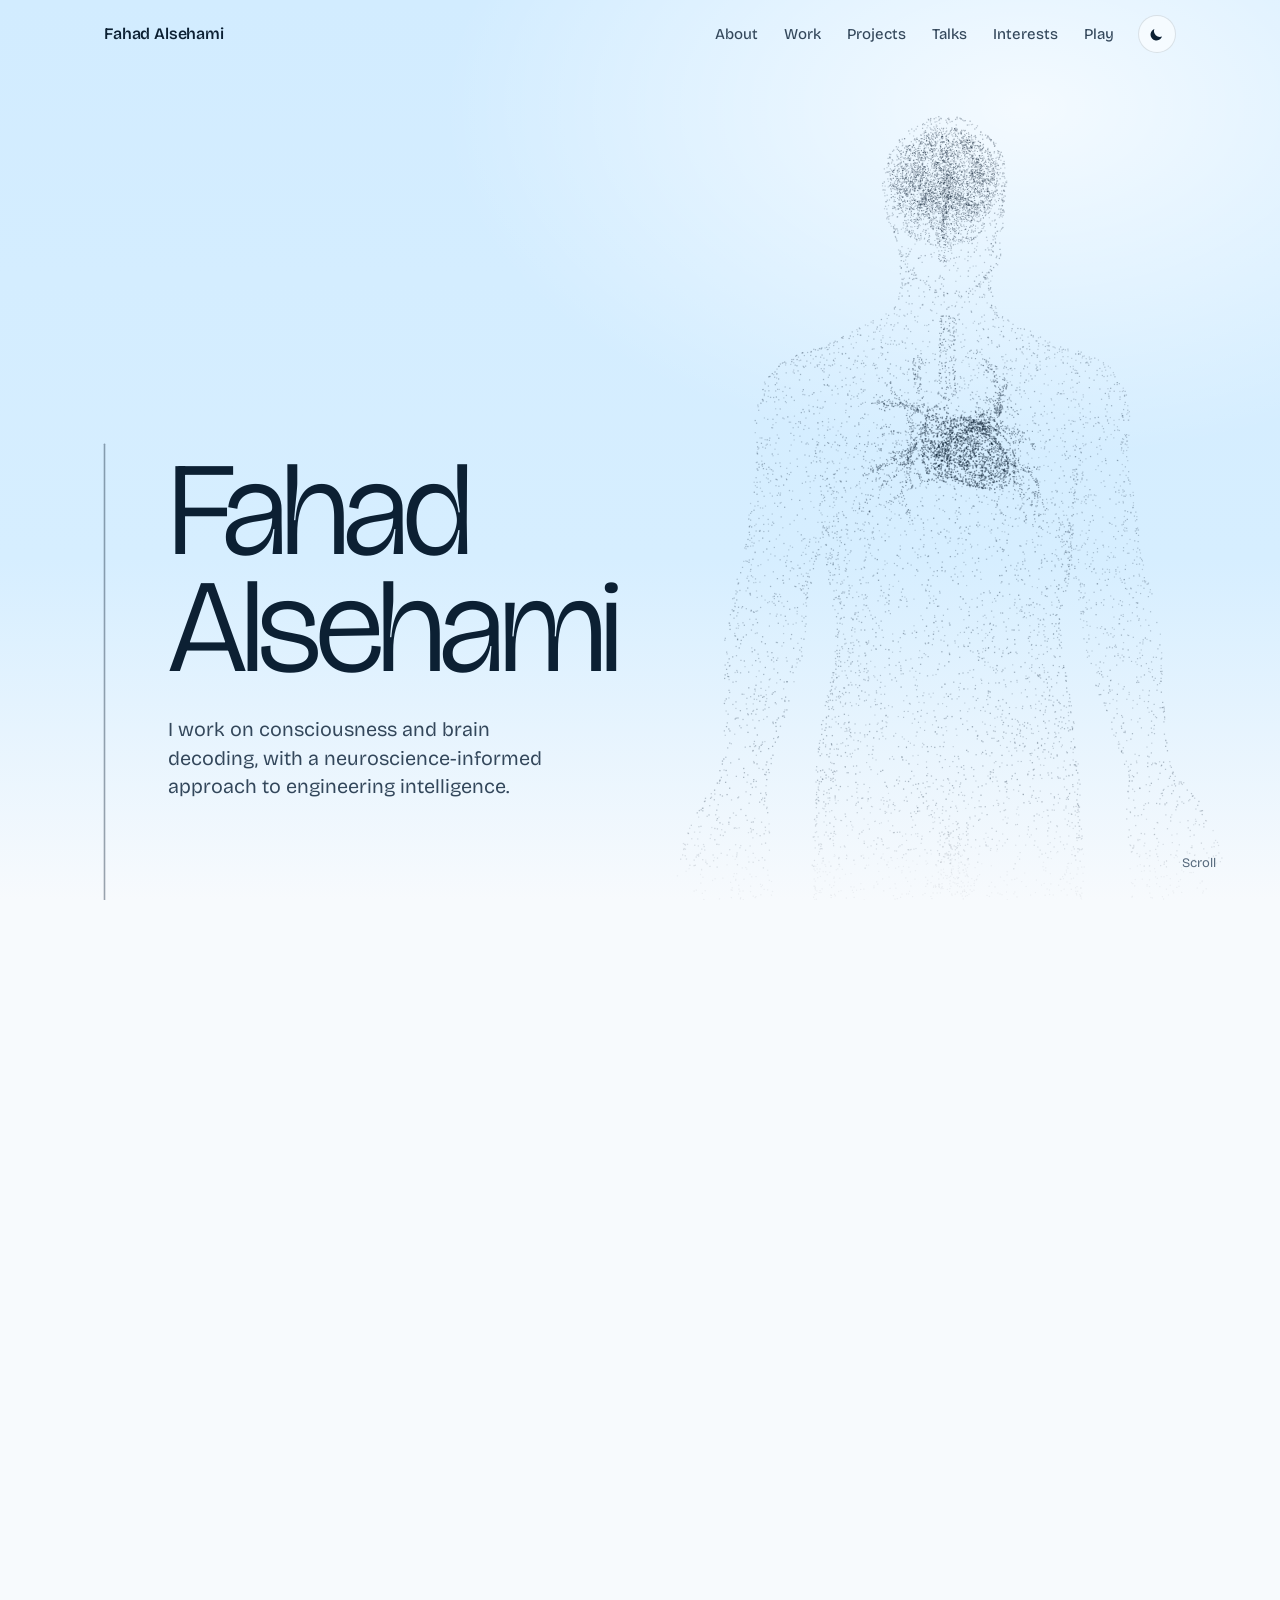
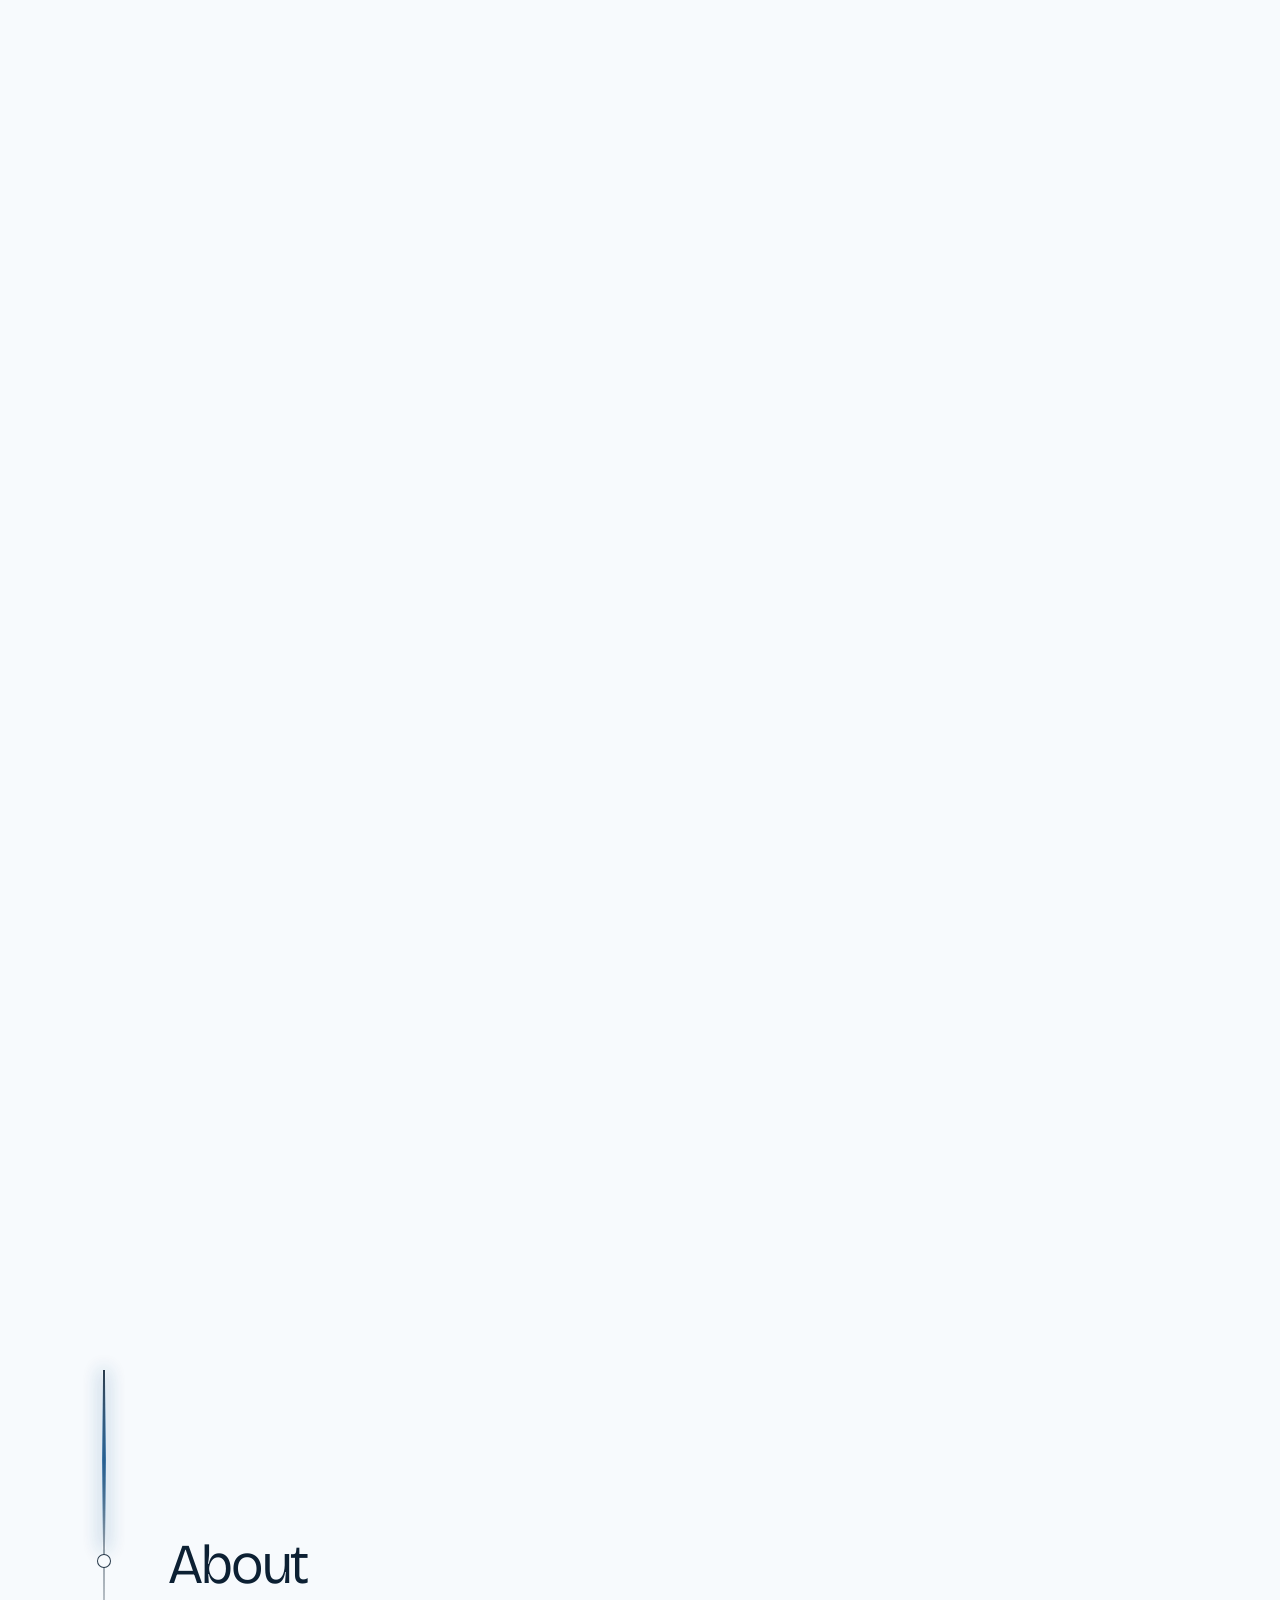
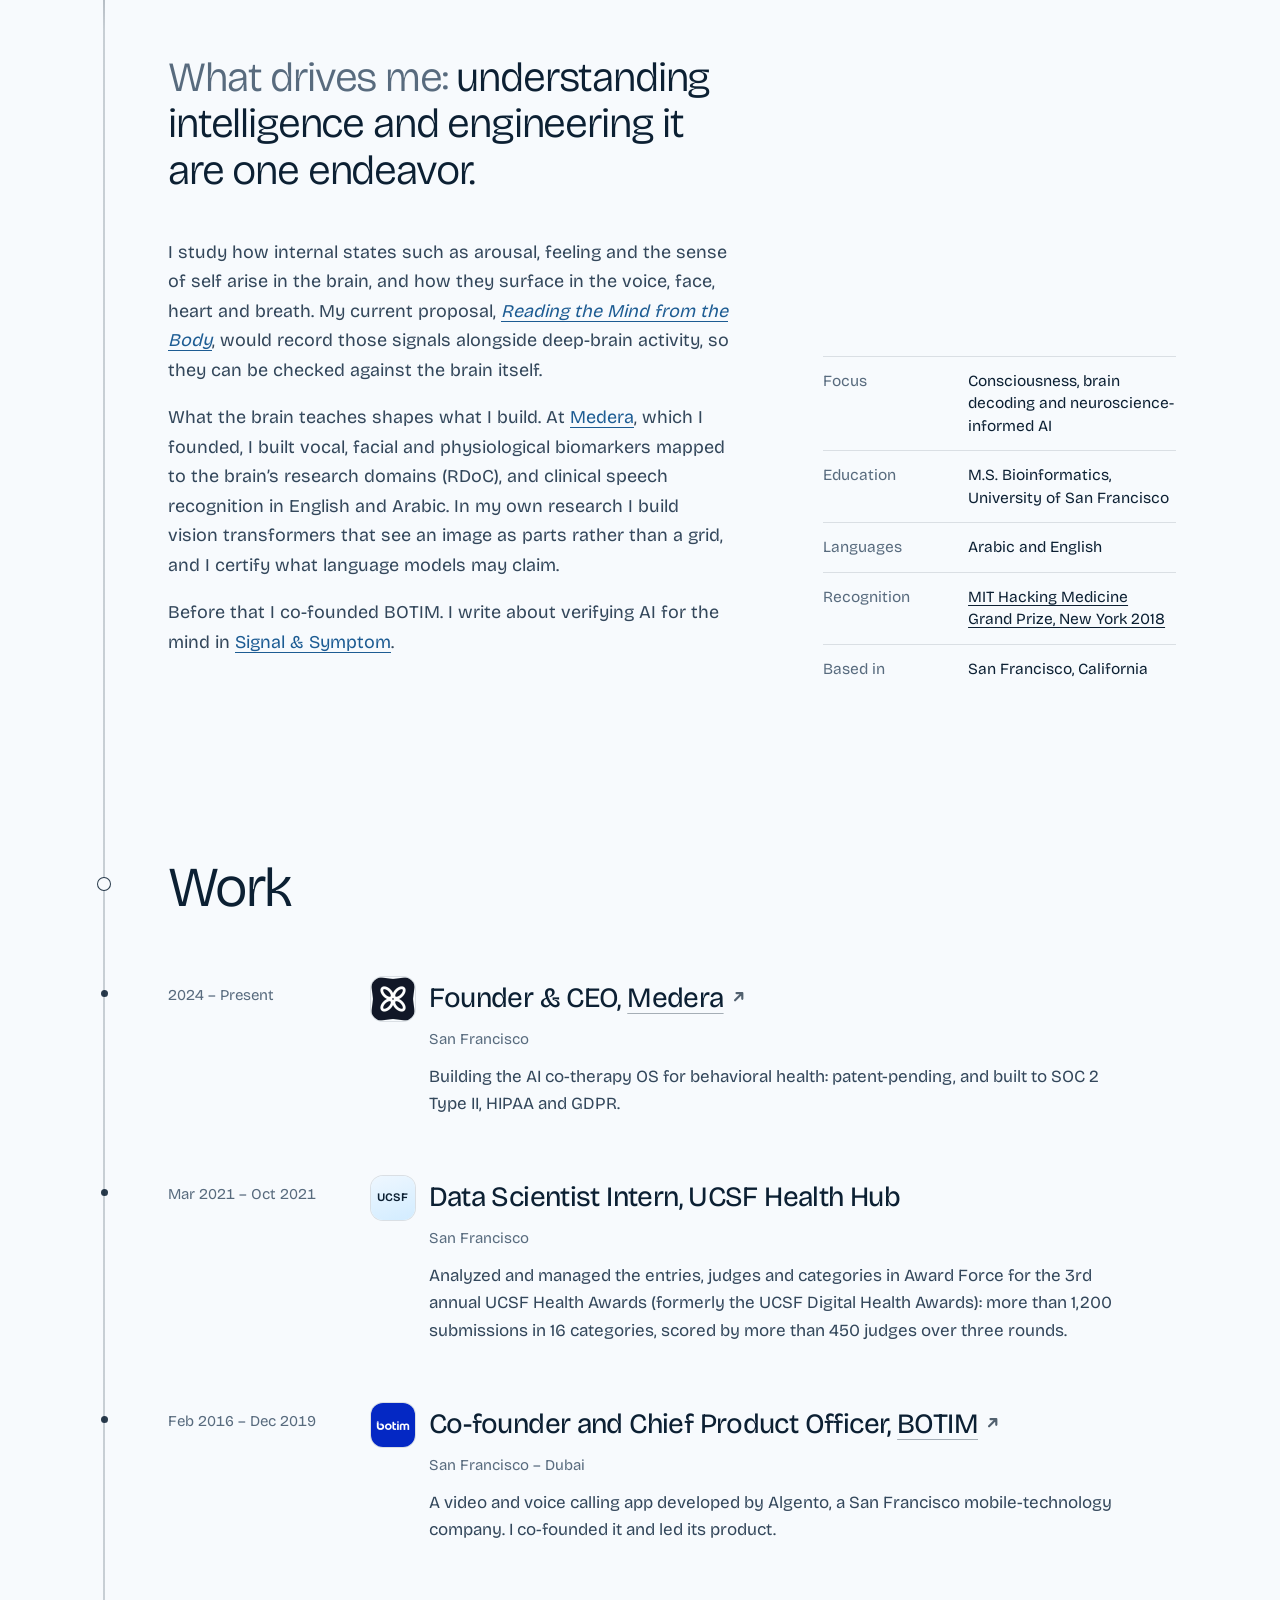
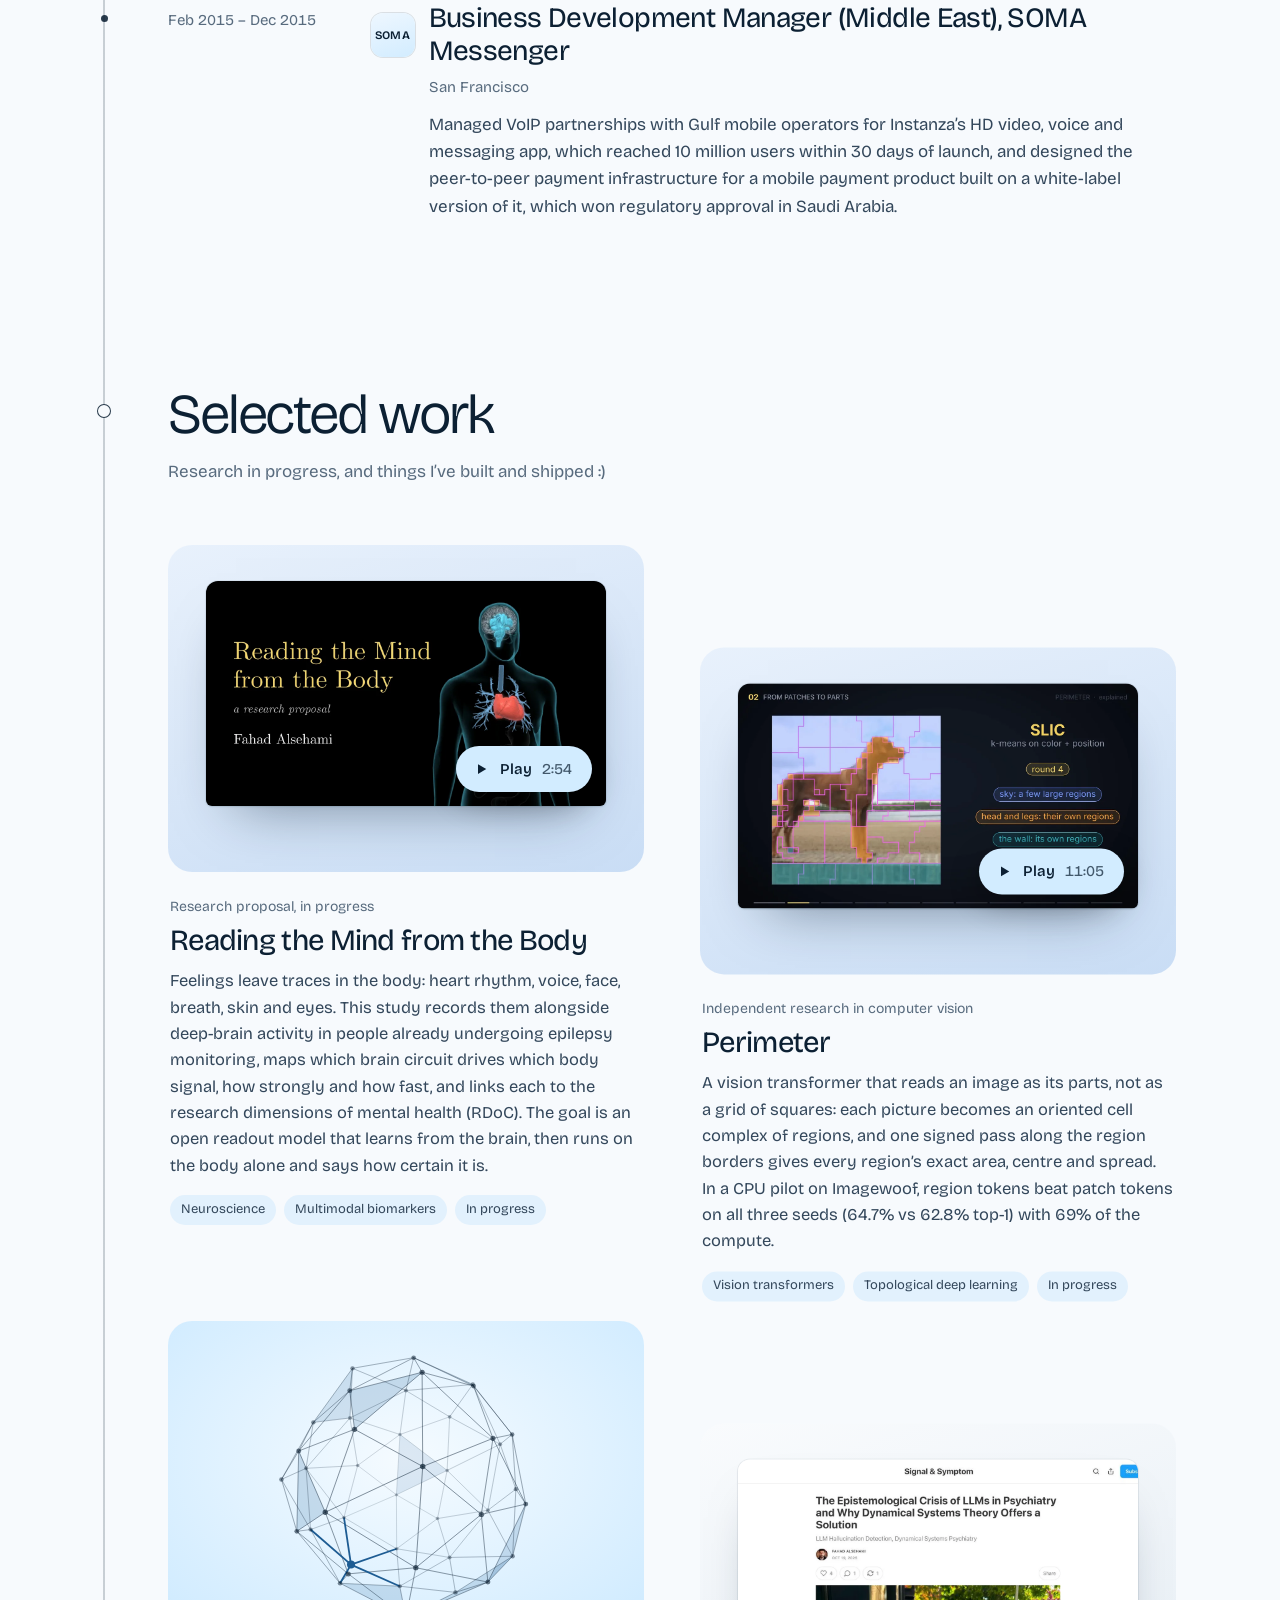
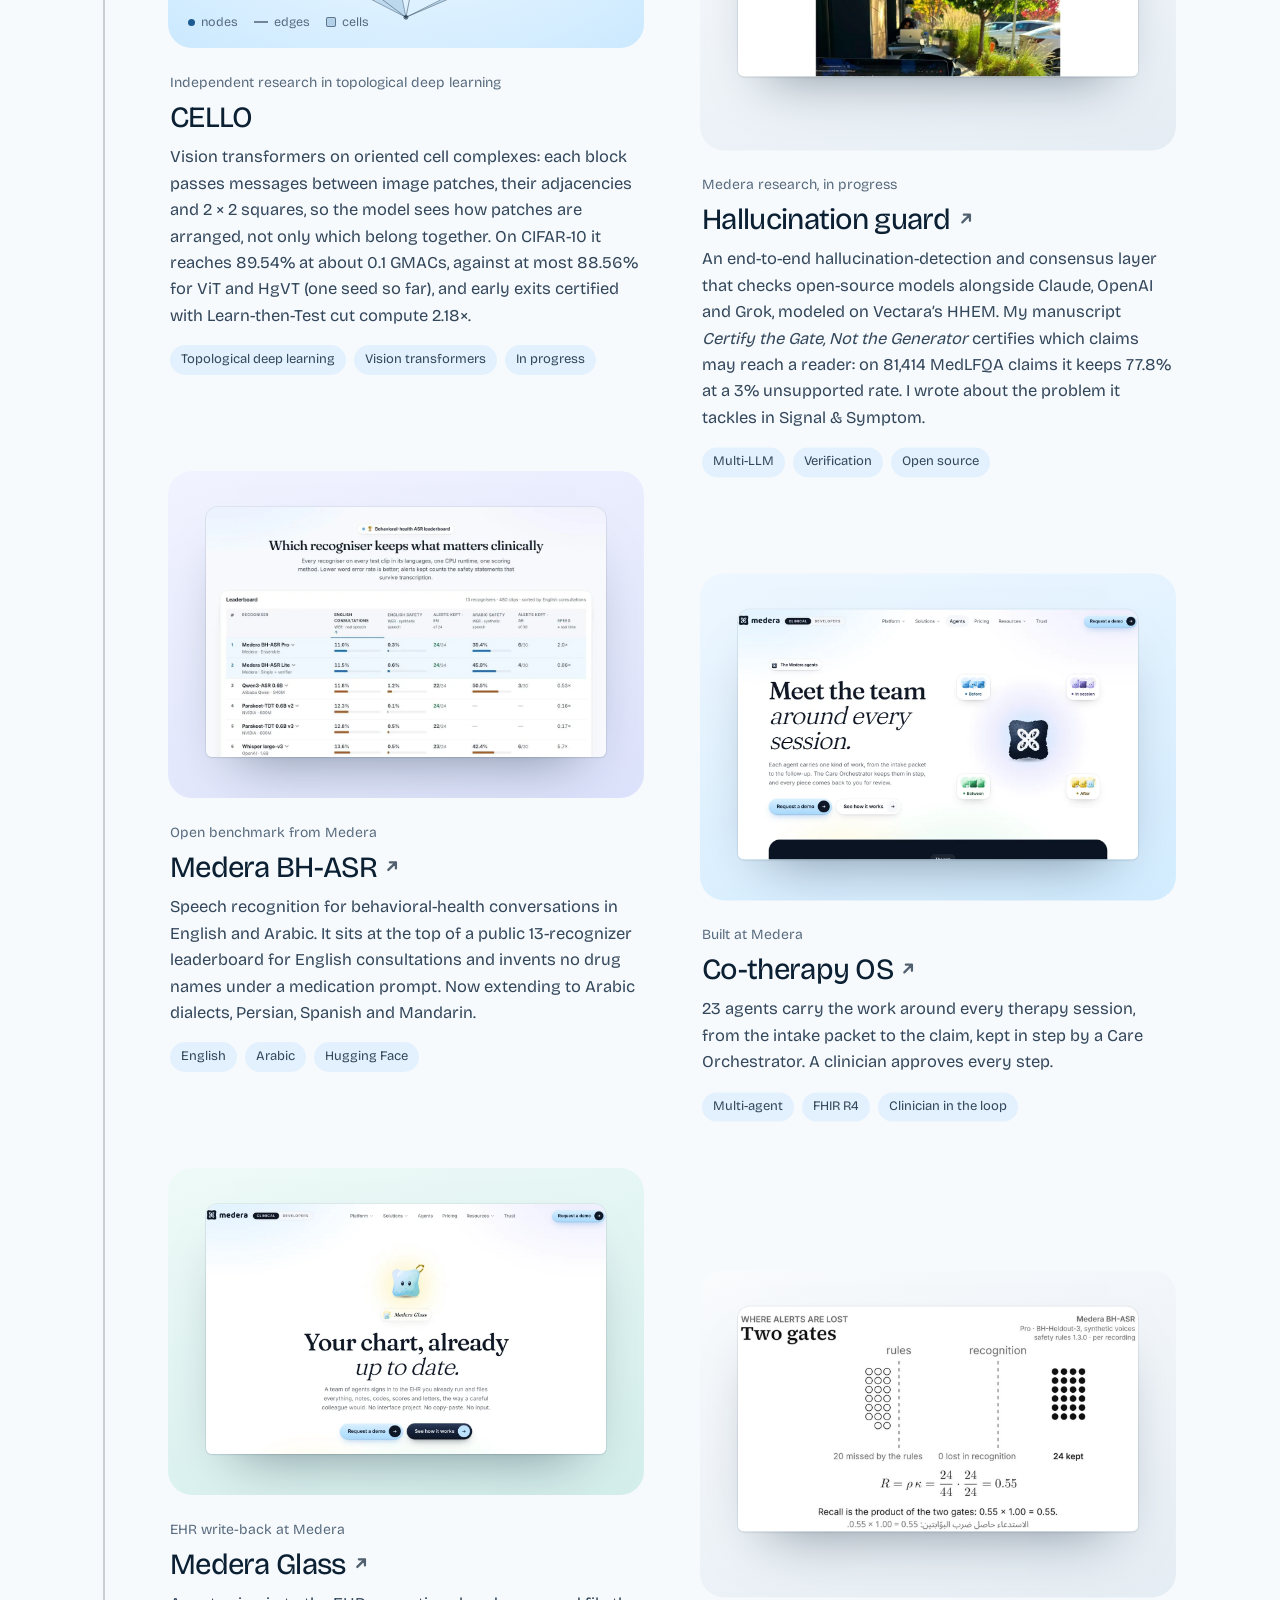
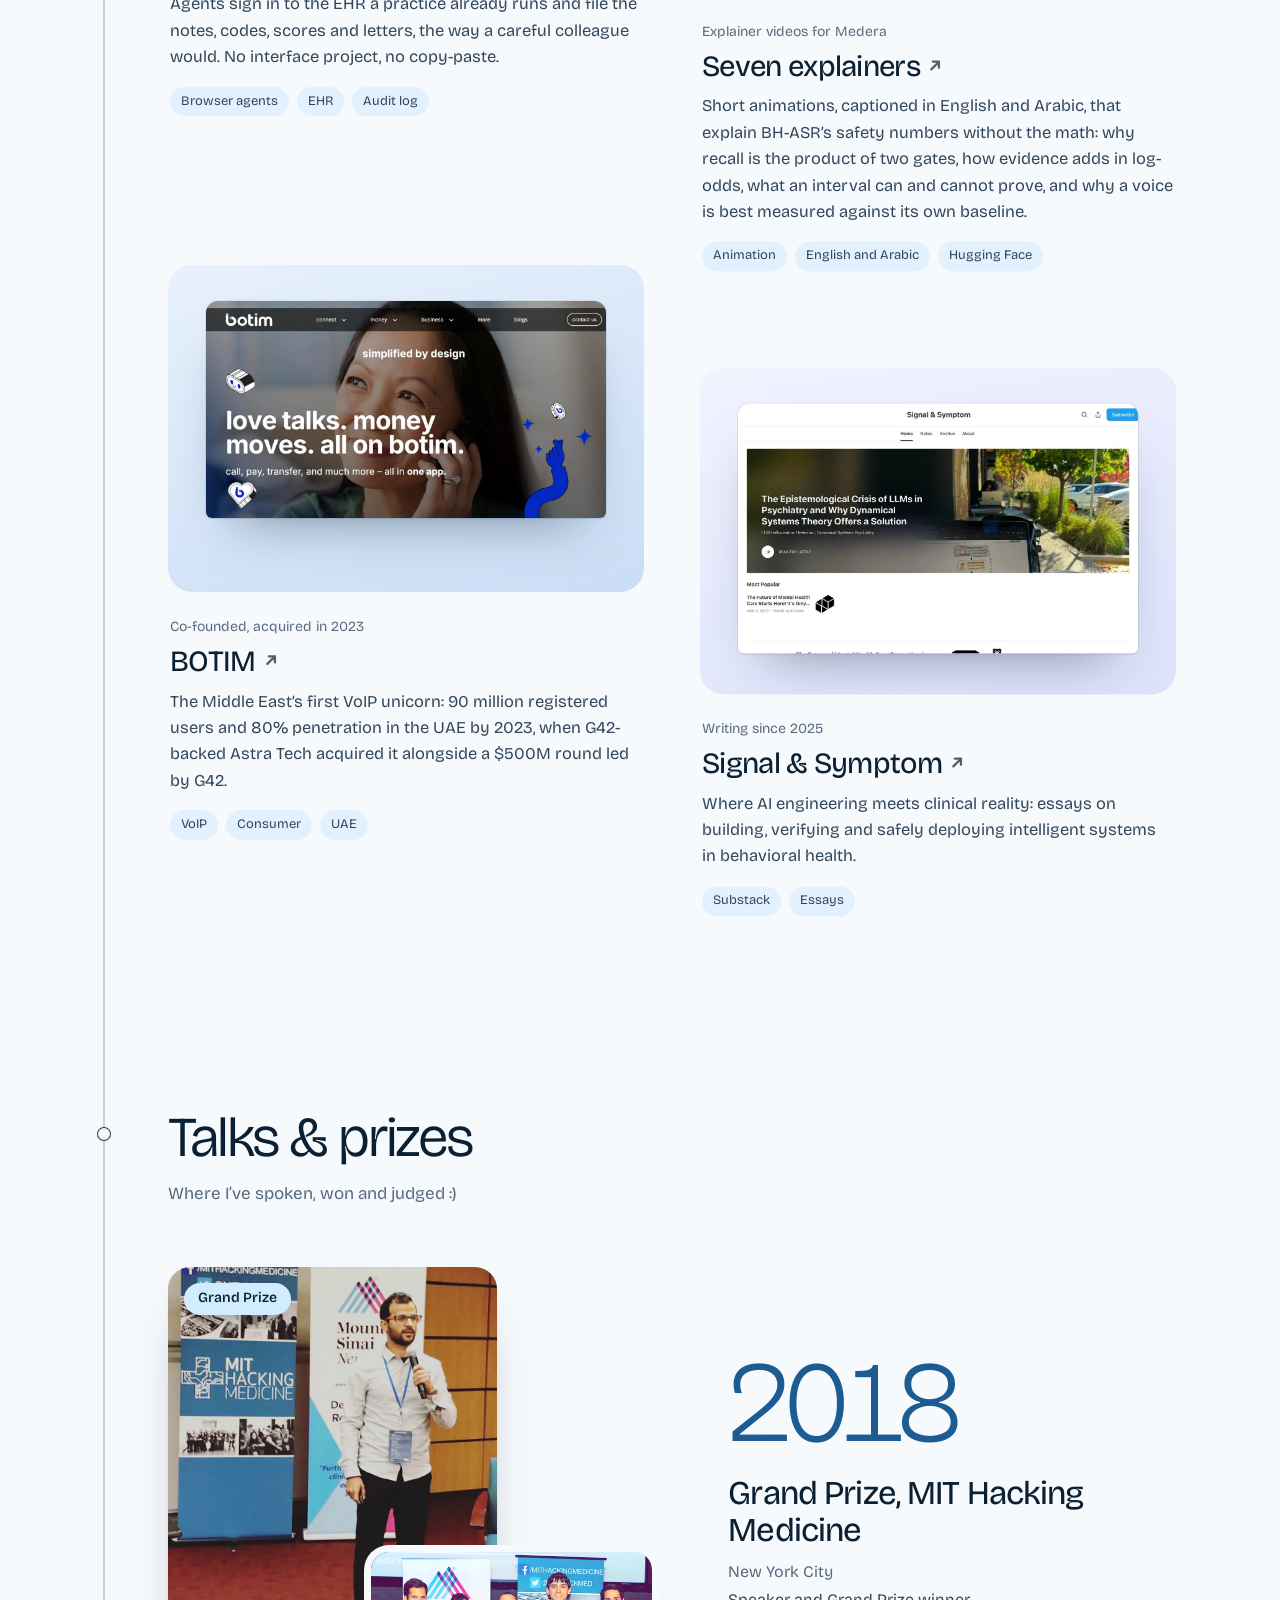
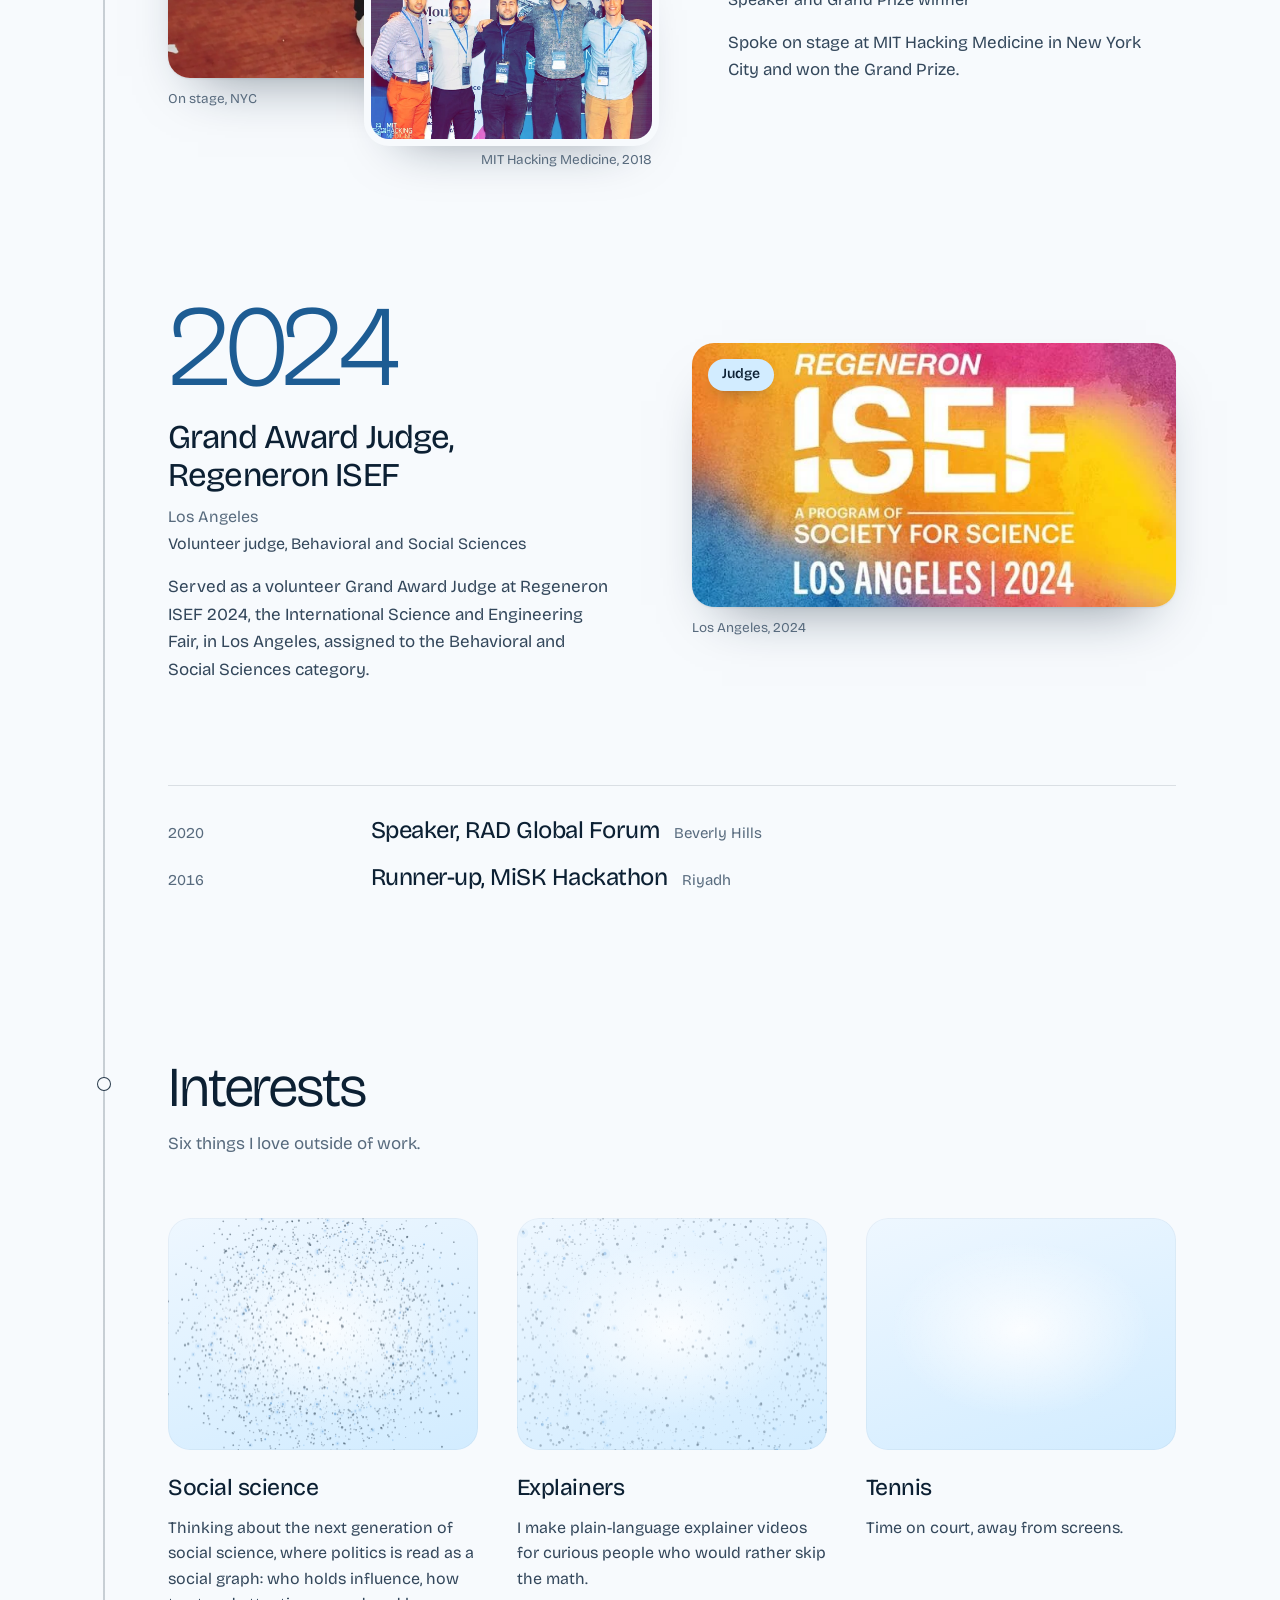
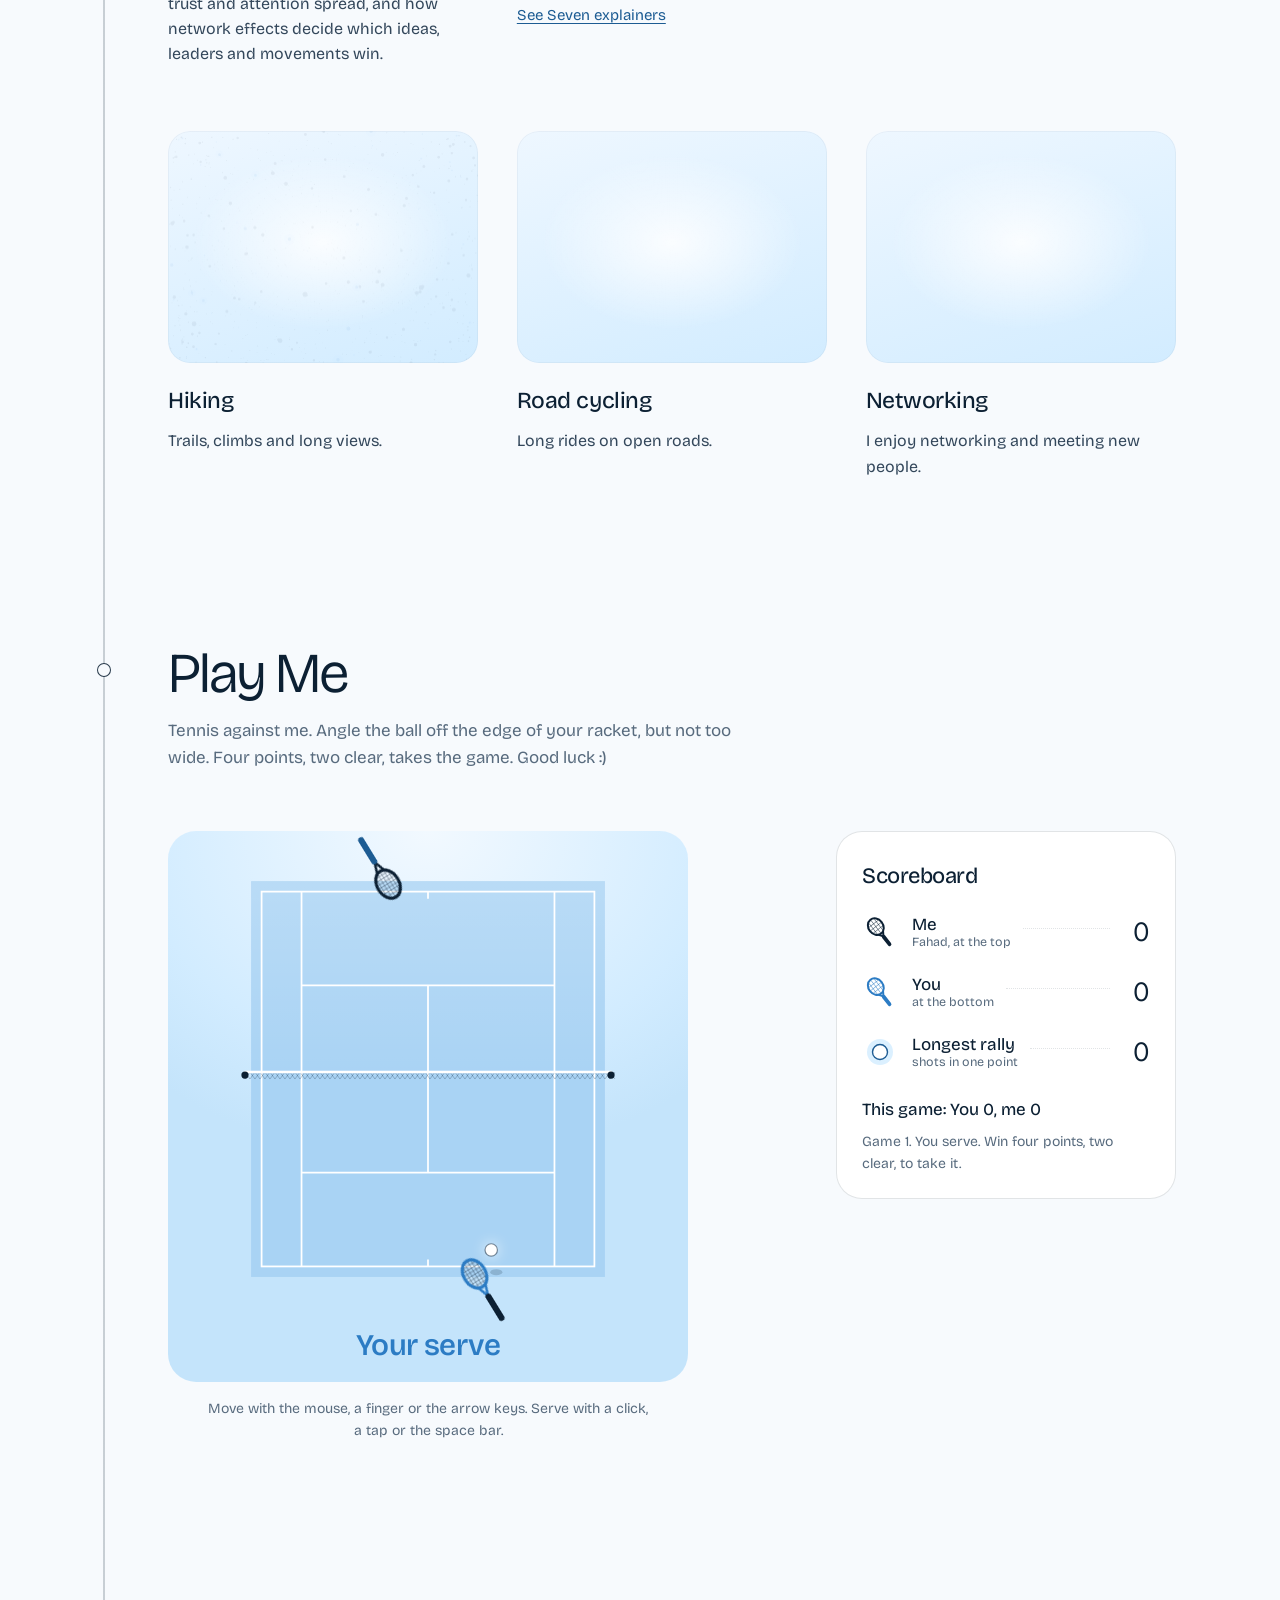
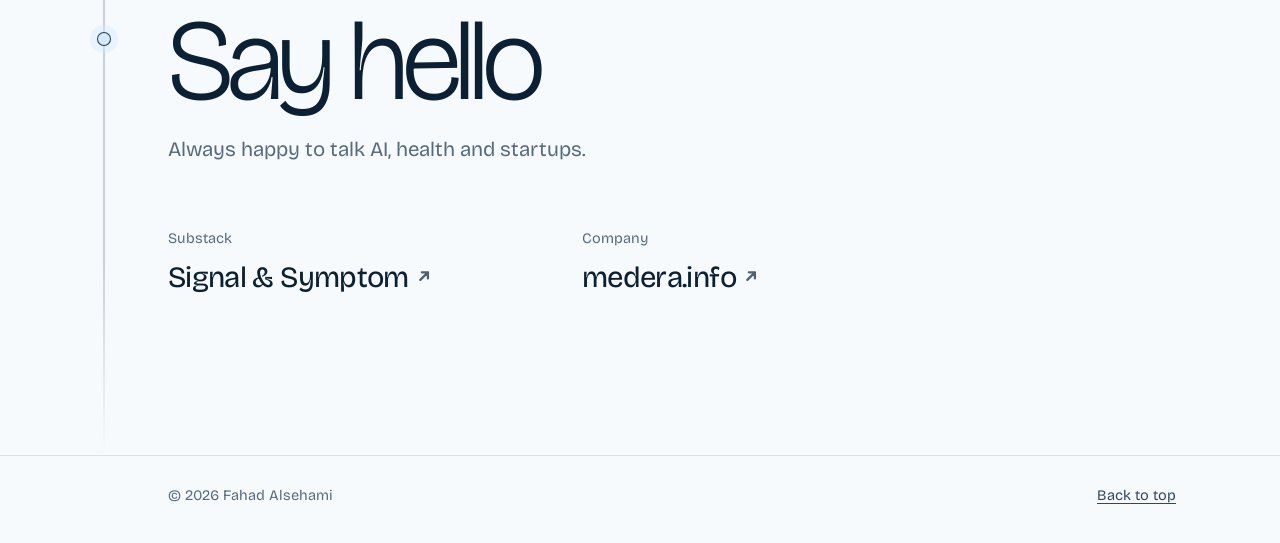
<file: index.html>
<!doctype html>
<html lang="en" data-theme="light">
<head>
  <meta charset="utf-8">
  <meta name="viewport" content="width=device-width, initial-scale=1, viewport-fit=cover">
  <title>Fahad Alsehami</title>
  <meta name="description" content="Fahad Alsehami works on consciousness and brain decoding, with a neuroscience-informed approach to engineering intelligence. He founded Medera and co-founded BOTIM.">
  <meta name="author" content="Fahad Alsehami">
  <meta name="color-scheme" content="light dark">
  <meta name="theme-color" content="#D2ECFF" media="(prefers-color-scheme: light)">
  <meta name="theme-color" content="#08131F" media="(prefers-color-scheme: dark)">
  <link rel="canonical" href="https://fahadama.info/">

  <!-- Sharing previews. Link previews need full URLs, so these name the live domain. -->
  <meta property="og:type" content="profile">
  <meta property="og:url" content="https://fahadama.info/">
  <meta property="og:title" content="Fahad Alsehami">
  <meta property="og:description" content="Consciousness, brain decoding and neuroscience-informed AI. Founder of Medera, co-founder of BOTIM.">
  <meta property="og:image" content="https://fahadama.info/assets/img/og-image.png">
  <meta property="og:image:width" content="1200">
  <meta property="og:image:height" content="630">
  <meta name="twitter:card" content="summary_large_image">

  <link rel="icon" href="assets/img/favicon.svg" type="image/svg+xml">
  <link rel="icon" href="assets/img/favicon-32.png" sizes="32x32" type="image/png">
  <link rel="apple-touch-icon" href="assets/img/apple-touch-icon.png">
  <link rel="manifest" href="site.webmanifest">
  <link rel="preload" href="assets/fonts/bricolage-grotesque.woff2" as="font" type="font/woff2" crossorigin>

  <!-- Pick the theme before first paint so nothing flashes: a saved choice wins, otherwise the device setting. -->
  <script>
    (function () {
      var t = null;
      try { t = localStorage.getItem("theme"); } catch (e) {}
      if (t !== "light" && t !== "dark") t = window.matchMedia && matchMedia("(prefers-color-scheme: dark)").matches ? "dark" : "light";
      document.documentElement.setAttribute("data-theme", t);
      document.documentElement.classList.add("js");
    })();
  </script>
  <link rel="stylesheet" href="assets/css/site.css">
</head>
<body>
  <a class="skip" href="#main">Skip to content</a>

  <header class="bar" id="bar">
    <div class="bar-inner">
      <a class="wordmark" href="#top" data-slot="wordmark">Fahad Alsehami</a>
      <nav class="nav" id="nav" aria-label="Sections">
        <ul class="nav-list" data-slot="nav"></ul>
      </nav>
      <div class="bar-tools">
        <button class="theme-toggle" type="button" aria-label="Switch to dark theme">
          <svg class="icon-moon" viewBox="0 0 20 20" aria-hidden="true"><path d="M15.6 12.9A6.6 6.6 0 0 1 7.1 4.4a6.6 6.6 0 1 0 8.5 8.5Z"/></svg>
          <svg class="icon-sun" viewBox="0 0 20 20" aria-hidden="true"><circle cx="10" cy="10" r="3.4"/><path d="M10 1.8v2.1M10 16.1v2.1M1.8 10h2.1M16.1 10h2.1M4.2 4.2l1.5 1.5M14.3 14.3l1.5 1.5M4.2 15.8l1.5-1.5M14.3 5.7l1.5-1.5"/></svg>
        </button>
        <button class="menu-toggle" type="button" aria-expanded="false" aria-controls="nav">
          <span class="menu-label">Menu</span>
          <span class="menu-icon" aria-hidden="true"><i></i><i></i></span>
        </button>
      </div>
    </div>
  </header>

  <!-- Hero: a body and its brain, drawn as points. Scrolling reads the body one signal at a time;
       the traces fuse into the thread that runs down the page, and the brain becomes the portrait in About. -->
  <section class="hero" id="top" aria-labelledby="hero-name">
    <div class="hero-stage">
      <canvas class="signals" aria-hidden="true"></canvas>
      <div class="hero-copy">
        <h1 class="hero-name" id="hero-name" data-slot="name">Fahad Alsehami</h1>
        <p class="hero-intro" data-slot="intro">I work on consciousness and brain decoding, with a neuroscience-informed approach to engineering intelligence.</p>
      </div>
      <p class="hero-hint" data-slot="hint" aria-hidden="true"></p>
    </div>
  </section>

  <main id="main" class="story" tabindex="-1">
    <div class="wrap">
      <div class="thread" aria-hidden="true"><span class="thread-glow"></span><span class="thread-pulse"></span></div>

      <section class="chapter" id="about" aria-labelledby="about-title" data-slot="about"></section>
      <section class="chapter" id="experience" aria-labelledby="experience-title" data-slot="experience"></section>
      <section class="chapter" id="projects" aria-labelledby="projects-title" data-slot="projects"></section>
      <section class="chapter" id="talks" aria-labelledby="talks-title" data-slot="talks"></section>
      <section class="chapter" id="interests" aria-labelledby="interests-title" data-slot="interests"></section>
      <section class="chapter" id="play" aria-labelledby="play-title" data-slot="play"></section>
      <section class="chapter chapter-contact" id="contact" aria-labelledby="contact-title" data-slot="contact"></section>
    </div>
  </main>

  <footer class="foot">
    <div class="wrap foot-inner">
      <p class="foot-name">© <span data-slot="year">2026</span> Fahad Alsehami</p>
      <a class="foot-top" href="#top">Back to top</a>
    </div>
  </footer>

  <p class="sr-only sr-status" role="status" aria-live="polite"></p>

  <noscript>
    <div class="noscript">
      <p>Fahad Alsehami works on consciousness and brain decoding, with a neuroscience-informed approach to engineering intelligence. He founded <a href="https://www.medera.info">Medera</a>, co-founded BOTIM and writes <a href="https://alsehami.substack.com">Signal &amp; Symptom</a>.</p>
    </div>
  </noscript>

  <script src="content/site.js"></script>
  <script src="assets/js/anatomy-data.js" defer></script>
  <script src="assets/js/signals.js"></script>
  <script src="assets/js/complex.js"></script>
  <script src="assets/js/figures.js"></script>
  <script src="assets/js/play.js"></script>
  <script src="assets/js/site.js"></script>
</body>
</html>
</file>
<file: assets/css/site.css>
/* ==========================================================================
   Fahad Alsehami — styles
   One typeface (Bricolage Grotesque), one signature colour (sky #D2ECFF),
   and one bold idea: five signals that fuse into a thread down the page.
   Light tokens under :root, dark under [data-theme="dark"].
   ========================================================================== */

/* ---------- Font (self-hosted, SIL Open Font License) ---------- */
@font-face {
  font-family: "Bricolage Grotesque";
  src: url("../fonts/bricolage-grotesque.woff2") format("woff2-variations"), url("../fonts/bricolage-grotesque.woff2") format("woff2");
  font-weight: 200 800;
  font-style: normal;
  font-display: swap;
}

/* ---------- Tokens ---------- */
:root {
  --sky: #D2ECFF;          /* the signature */
  --sky-hi: #EAF6FF;
  --sky-lo: #BCDFF9;
  --ink: #0C2033;          /* text and traces: deep blue, not black */
  --ink-2: #33475B;
  --slate: #586B7E;
  --tide: #1D5C93;         /* links and lit details on light ground */
  --paper: #F7FAFD;
  --surface: #FFFFFF;
  --line: rgba(12, 32, 51, 0.12);
  --thread: rgba(12, 32, 51, 0.2);
  --tag: #E2F1FD;
  --mat: linear-gradient(162deg, #EEF7FF 0%, #D2ECFF 100%);
  --shadow-img: 0 1px 2px rgba(12, 32, 51, 0.08), 0 28px 54px -30px rgba(12, 32, 51, 0.5);
  --focus: #1D5C93;
  --hero-bg:
    radial-gradient(70% 60% at 80% 12%, rgba(255, 255, 255, 0.75) 0%, rgba(255, 255, 255, 0) 65%),
    linear-gradient(180deg, #D2ECFF 0%, #D6EEFF 62%, #F7FAFD 100%);

  --sig-ink: rgba(12, 32, 51, 0.62);
  --sig-strong: rgba(12, 32, 51, 0.88);
  --sig-glow: rgba(255, 255, 255, 0.85);
  --sig-label: rgba(12, 32, 51, 0.56);
  --sig-halo: rgba(228, 243, 255, 0.92);
  --sig-light: rgba(255, 255, 255, 0.7);
  --sig-pulse: #FFFFFF;
  --sig-core: #1D5C93;
  --pulse-core: #1D5C93;
  --pulse-halo: rgba(29, 92, 147, 0.26);
  --sig-font: "Bricolage Grotesque", ui-sans-serif, system-ui, sans-serif;
  --cx-ink: rgba(12, 32, 51, 0.5);
  --cx-cell: rgba(29, 92, 147, 0.2);
  --cx-hub: #1D5C93;
  --cx-node: rgba(12, 32, 51, 0.72);

  --font: "Bricolage Grotesque", ui-sans-serif, system-ui, -apple-system, "Segoe UI", Roboto, sans-serif;
  --gutter: clamp(20px, 5vw, 64px);
  --indent: 64px;
  --max: 1200px;
  --ease: cubic-bezier(0.2, 0.7, 0.2, 1);
  color-scheme: light;
}
:root[data-theme="dark"] {
  --ink: #E6F1FB;
  --ink-2: #B9CBDC;
  --slate: #8CA3B9;
  --tide: #D2ECFF;
  --paper: #07121D;
  --surface: #0D1C2B;
  --line: rgba(210, 236, 255, 0.13);
  --thread: rgba(210, 236, 255, 0.22);
  --tag: rgba(210, 236, 255, 0.09);
  --mat: linear-gradient(162deg, #12293E 0%, #0B1A29 100%);
  --shadow-img: 0 1px 2px rgba(0, 0, 0, 0.4), 0 30px 56px -30px rgba(0, 0, 0, 0.85);
  --focus: #D2ECFF;
  --hero-bg:
    radial-gradient(60% 55% at 80% 14%, rgba(210, 236, 255, 0.13) 0%, rgba(210, 236, 255, 0) 65%),
    linear-gradient(180deg, #0B1D2F 0%, #091827 60%, #07121D 100%);

  --sig-ink: rgba(210, 236, 255, 0.66);
  --sig-strong: rgba(210, 236, 255, 0.95);
  --sig-glow: rgba(210, 236, 255, 0.14);
  --sig-label: rgba(210, 236, 255, 0.58);
  --sig-halo: rgba(13, 31, 49, 0.92);
  --sig-light: rgba(210, 236, 255, 0.16);
  --sig-pulse: #F2FAFF;
  --sig-core: #FFFFFF;
  --pulse-core: #FFFFFF;
  --pulse-halo: rgba(210, 236, 255, 0.5);
  --cx-ink: rgba(210, 236, 255, 0.5);
  --cx-cell: rgba(210, 236, 255, 0.15);
  --cx-hub: #D2ECFF;
  --cx-node: rgba(210, 236, 255, 0.8);
  color-scheme: dark;
}

/* ---------- Base ---------- */
*, *::before, *::after { box-sizing: border-box; }
html {
  -webkit-text-size-adjust: 100%;
  text-size-adjust: 100%;
  scroll-behavior: smooth;
  background: var(--paper);
}
body {
  margin: 0;
  background: var(--paper);
  color: var(--ink);
  font-family: var(--font);
  font-size: 17px;
  line-height: 1.6;
  font-optical-sizing: auto;
  -webkit-font-smoothing: antialiased;
  -moz-osx-font-smoothing: grayscale;
  text-rendering: optimizeLegibility;
  overflow-x: hidden;
}
::selection { background: var(--sky); color: #0C2033; }
img { max-width: 100%; }
a { color: var(--tide); text-decoration-thickness: 1px; text-underline-offset: 0.2em; }
a:hover { text-decoration-thickness: 2px; }
:focus-visible { outline: 2px solid var(--focus); outline-offset: 3px; border-radius: 6px; }
h1, h2, h3, p, ul, ol, dl, dd, figure { margin: 0; }
[hidden] { display: none !important; }
.sr-only {
  position: absolute !important;
  width: 1px; height: 1px;
  padding: 0; margin: -1px;
  overflow: hidden; clip: rect(0 0 0 0); white-space: nowrap; border: 0;
}
.skip {
  position: fixed;
  top: 12px; left: 12px;
  z-index: 100;
  padding: 10px 16px;
  border-radius: 999px;
  background: var(--ink);
  color: var(--paper);
  font-size: 15px;
  text-decoration: none;
  transform: translateY(-160%);
}
.skip:focus { transform: none; }
.nobr { white-space: nowrap; }
.out { display: inline-block; width: 0.62em; height: 0.62em; margin-left: 0.22em; vertical-align: 0.05em; fill: none; stroke: currentColor; stroke-width: 1.5; stroke-linecap: round; stroke-linejoin: round; opacity: 0.7; }

.wrap {
  position: relative;
  max-width: var(--max);
  margin: 0 auto;
  padding: 0 var(--gutter);
}

/* ---------- Bar ---------- */
.bar {
  position: fixed;
  top: 0; left: 0; right: 0;
  z-index: 50;
  transition: background-color 0.3s ease, box-shadow 0.3s ease;
}
.bar-inner {
  display: flex;
  align-items: center;
  gap: 24px;
  max-width: var(--max);
  height: 68px;
  margin: 0 auto;
  padding: 0 var(--gutter);
}
.bar.is-solid {
  background: color-mix(in srgb, var(--paper) 84%, transparent);
  -webkit-backdrop-filter: blur(16px) saturate(1.5);
  backdrop-filter: blur(16px) saturate(1.5);
  box-shadow: 0 1px 0 var(--line);
}
.wordmark {
  margin-right: auto;
  color: var(--ink);
  font-size: 16px;
  font-weight: 560;
  letter-spacing: -0.01em;
  text-decoration: none;
  white-space: nowrap;
}
.nav-list { display: flex; gap: 26px; list-style: none; padding: 0; }
.nav-list a {
  position: relative;
  color: var(--ink-2);
  font-size: 15px;
  font-weight: 450;
  text-decoration: none;
}
.nav-list a:hover { color: var(--ink); }
.nav-list a[aria-current]::after {
  content: "";
  position: absolute;
  left: 50%;
  bottom: -9px;
  width: 5px; height: 5px;
  margin-left: -2.5px;
  border-radius: 50%;
  background: var(--tide);
}
.nav-list a[aria-current] { color: var(--ink); }
.bar-tools { display: flex; align-items: center; gap: 10px; }
.theme-toggle,
.menu-toggle {
  display: inline-grid;
  place-items: center;
  height: 38px;
  border: 1px solid var(--line);
  border-radius: 999px;
  background: color-mix(in srgb, var(--surface) 55%, transparent);
  color: var(--ink);
  cursor: pointer;
}
.theme-toggle { width: 38px; }
.theme-toggle svg { width: 18px; height: 18px; fill: none; stroke: currentColor; stroke-width: 1.5; stroke-linecap: round; }
.theme-toggle .icon-moon { fill: currentColor; stroke: none; }
.theme-toggle .icon-sun { display: none; }
[data-theme="dark"] .theme-toggle .icon-sun { display: block; }
[data-theme="dark"] .theme-toggle .icon-moon { display: none; }
.menu-toggle { display: none; grid-auto-flow: column; gap: 10px; padding: 0 14px 0 16px; font: inherit; font-size: 15px; }
.menu-icon { display: grid; gap: 5px; width: 16px; }
.menu-icon i { display: block; height: 1.5px; background: currentColor; transition: transform 0.25s var(--ease); }
.menu-open .menu-icon i:first-child { transform: translateY(3.25px) rotate(45deg); }
.menu-open .menu-icon i:last-child { transform: translateY(-3.25px) rotate(-45deg); }

/* ---------- Hero ----------
   .hero is the scroll track; .hero-stage is the screen that stays put while the
   body is read. The script makes the track taller (is-scrolly) only when motion
   is allowed and the anatomy has loaded; otherwise the hero is one screen. */
.hero {
  position: relative;
  background: var(--paper);
}
.hero-stage {
  position: relative;
  min-height: max(660px, 100svh);
  overflow: hidden;
  background: var(--hero-bg);
  touch-action: pan-y;
}
.hero.is-scrolly { height: 330vh; height: 330svh; }
.hero.is-scrolly .hero-stage { position: sticky; top: 0; height: 100vh; height: 100svh; min-height: 0; }
.signals { position: absolute; inset: 0; width: 100%; height: 100%; display: block; }
/* The photo the drawn face becomes; the script moves it from the hero into the portrait in About. */
.portrait.hero-face {
  position: fixed;
  left: 0; top: 0;
  z-index: 40;
  width: 240px;
  margin: 0;
  opacity: 0;
  visibility: hidden;
  pointer-events: none;
  transform-origin: 0 0;
  will-change: transform, opacity;
}
.portrait.is-awaiting { visibility: hidden; }
.hero-copy {
  position: absolute;
  left: 0; right: 0;
  bottom: clamp(56px, 11vh, 132px);
  max-width: var(--max);
  margin: 0 auto;
  padding: 0 var(--gutter) 0 calc(var(--gutter) + var(--indent));
  pointer-events: none;
}
.hero-copy a { pointer-events: auto; }
.hero-name {
  font-size: clamp(60px, 10.4vw, 156px);
  font-weight: 290;
  line-height: 0.88;
  letter-spacing: -0.048em;
  color: var(--ink);
}
.hero-name .w { display: block; }
.hero-intro {
  max-width: 32ch;
  text-wrap: balance;
  margin-top: clamp(20px, 2.6vw, 30px);
  font-size: clamp(18px, 1.55vw, 22px);
  font-weight: 380;
  line-height: 1.42;
  color: var(--ink-2);
}
.hero-hint {
  position: absolute;
  right: var(--gutter);
  bottom: 26px;
  font-size: 13px;
  color: var(--slate);
  opacity: 0;
  transition: opacity 0.8s ease 0.4s;
}
.hero.is-ready .hero-hint { opacity: 1; }
.hero.is-ready.is-scrolled .hero-hint { opacity: 0; transition-delay: 0s; }
.js .hero-copy { animation: rise 1s 0.25s var(--ease) both; }
@keyframes rise { from { opacity: 0; transform: translateY(18px); } }

/* ---------- The thread ---------- */
.story { position: relative; outline: none; }
.thread {
  position: absolute;
  top: 0; bottom: 0;
  left: var(--gutter);
  width: 1.6px;
  margin-left: -0.8px;
  background: linear-gradient(180deg, var(--sig-strong) 0, var(--thread) 260px, var(--thread) calc(100% - 200px), transparent 100%);
  pointer-events: none;
  --p: 0;
}
.thread-glow {
  position: absolute;
  left: -1.5px;
  width: 4.6px;
  height: 180px;
  top: max(0px, calc(var(--p) * 100% - 90px));
  border-radius: 4px;
  background: linear-gradient(180deg, transparent, var(--tide) 50%, transparent);
  box-shadow: 0 0 18px 2px color-mix(in srgb, var(--tide) 35%, transparent);
  opacity: 0.85;
}
.thread-pulse {
  position: absolute;
  left: -9px;
  top: 0;
  width: 19px; height: 19px;
  border-radius: 50%;
  background: radial-gradient(circle, var(--pulse-core) 0 2.6px, var(--pulse-halo) 3.8px, transparent 70%);
  box-shadow: 0 0 16px 2px var(--pulse-halo);
  opacity: 0;
}
.thread.is-pulsing .thread-pulse { animation: pulse-down 2.6s cubic-bezier(0.45, 0, 0.6, 1) forwards; }
@keyframes pulse-down {
  0% { top: 0; opacity: 1; }
  92% { opacity: 1; }
  100% { top: calc(100% - 20px); opacity: 0; }
}

/* ---------- Chapters ---------- */
.chapter {
  position: relative;
  padding: clamp(104px, 13vw, 176px) 0 0 var(--indent);
  scroll-margin-top: 64px;
}
.chapter-head { position: relative; margin-bottom: clamp(36px, 5vw, 60px); }
.node {
  position: absolute;
  left: calc(-1 * var(--indent) - 7px);
  top: 0.32em;
  width: 14px; height: 14px;
  border: 1.6px solid var(--sig-strong);
  border-radius: 50%;
  background: var(--paper);
  font-size: clamp(34px, 4.4vw, 58px);
  transition: background-color 0.4s ease, box-shadow 0.4s ease;
}
.chapter.is-current .node { background: var(--sky); box-shadow: 0 0 0 7px color-mix(in srgb, var(--sky) 45%, transparent); }
.chapter-title {
  font-size: clamp(34px, 4.4vw, 58px);
  font-weight: 330;
  line-height: 1.02;
  letter-spacing: -0.038em;
}
.chapter-note {
  max-width: 54ch;
  margin-top: 14px;
  font-size: 17px;
  color: var(--slate);
}

/* ---------- About ---------- */
.about {
  display: grid;
  grid-template-columns: minmax(0, 1.6fr) minmax(250px, 1fr);
  gap: clamp(40px, 7vw, 112px);
  align-items: start;
}
.about-statement {
  max-width: 19em;
  margin-bottom: clamp(30px, 3.6vw, 44px);
  font-size: clamp(28px, 3.25vw, 44px);
  font-weight: 320;
  line-height: 1.12;
  letter-spacing: -0.028em;
}
.about-lead { color: var(--slate); }
.about-body p {
  max-width: 62ch;
  margin-bottom: 18px;
  font-size: 18px;
  line-height: 1.64;
  color: var(--ink-2);
}
.portrait {
  position: relative;
  width: min(100%, 272px);
  aspect-ratio: 1;
  margin-bottom: 30px;
  overflow: hidden;
  border-radius: 50%;
  background: radial-gradient(circle at 34% 28%, #F4FAFF 0%, #D2ECFF 58%, #B9DDF8 100%);
  isolation: isolate;
}
.portrait img {
  display: block;
  width: 100%;
  height: 100%;
  object-fit: cover;
  filter: grayscale(1) contrast(1.08) brightness(1.06);
  mix-blend-mode: multiply;
}
[data-theme="dark"] .portrait { background: radial-gradient(circle at 34% 28%, #2C4C6B 0%, #15304A 60%, #0D1C2B 100%); }
[data-theme="dark"] .portrait img { mix-blend-mode: luminosity; filter: grayscale(1) contrast(1.05) brightness(1.08); }
.facts { display: grid; }
.fact {
  display: grid;
  grid-template-columns: 8.6em minmax(0, 1fr);
  gap: 12px;
  padding: 13px 0;
  border-top: 1px solid var(--line);
  font-size: 15.5px;
  line-height: 1.45;
}
.fact dt { color: var(--slate); }
.fact dd a { color: var(--ink); }

/* ---------- Work ---------- */
.roles { display: grid; gap: clamp(40px, 4.6vw, 60px); list-style: none; padding: 0; }
.role {
  position: relative;
  display: grid;
  grid-template-columns: 10.5em minmax(0, 1fr);
  gap: 24px;
}
.role::before {
  content: "";
  position: absolute;
  left: calc(-1 * var(--indent) - 3.5px);
  top: 13px;
  width: 7px; height: 7px;
  border-radius: 50%;
  background: var(--sig-strong);
}
.role-when { padding-top: 6px; font-size: 15px; color: var(--slate); font-variant-numeric: tabular-nums; }
.role-title {
  display: flex;
  align-items: center;
  gap: 14px;
  font-size: clamp(22px, 2.2vw, 28px);
  font-weight: 430;
  line-height: 1.2;
  letter-spacing: -0.022em;
}
.role-title a { color: var(--ink); text-decoration-color: color-mix(in srgb, var(--ink) 35%, transparent); }
.role-logo { flex: none; width: 44px; height: 44px; border-radius: 12px; box-shadow: 0 0 0 1px var(--line); }
/* A lettered tile for roles with no logo image */
.role-mark {
  display: inline-grid;
  place-items: center;
  background: var(--mat);
  color: var(--ink);
  font-size: 11.5px;
  font-weight: 640;
  line-height: 1;
  letter-spacing: 0.02em;
}
.role-place, .role-detail { margin-left: 58px; }
.role-place { margin-top: 6px; font-size: 15px; color: var(--slate); }
.role-detail { max-width: 64ch; margin-top: 12px; font-size: 17px; color: var(--ink-2); }

/* ---------- Projects ---------- */
.works {
  --stagger: clamp(0px, 8vw, 112px);
  display: grid;
  grid-template-columns: repeat(2, minmax(0, 1fr));
  column-gap: clamp(28px, 4.4vw, 64px);
  row-gap: clamp(64px, 7.5vw, 104px);
  padding: 0 0 var(--stagger);
  list-style: none;
}
.work { position: relative; scroll-margin-top: 96px; }
.work:nth-child(even) { transform: translateY(var(--stagger)); }
.work-media {
  position: relative;
  display: block;
  aspect-ratio: 16 / 11;
  overflow: hidden;
  border-radius: 24px;
  background: var(--mat);
}
.work.tone-lilac .work-media { background: linear-gradient(162deg, #F1F3FF 0%, #DCE2FB 100%); }
.work.tone-mint .work-media { background: linear-gradient(162deg, #EEFAF8 0%, #D3EEEB 100%); }
.work.tone-blue .work-media { background: linear-gradient(162deg, #E8F1FC 0%, #C9DDF5 100%); }
.work.tone-paper .work-media { background: linear-gradient(162deg, #F9FBFD 0%, #E5EDF4 100%); }
[data-theme="dark"] .work .work-media { background: var(--mat); }
.work-media img {
  position: absolute;
  left: 8%;
  top: 11%;
  width: 84%;
  height: auto;
  border-radius: 12px 12px 6px 6px;
  box-shadow: var(--shadow-img), 0 0 0 1px rgba(12, 32, 51, 0.06);
}
.work-media video {
  position: absolute;
  left: 8%;
  top: 11%;
  width: 84%;
  aspect-ratio: 16 / 9;
  object-fit: cover;
  background: #000;
  border-radius: 12px 12px 6px 6px;
  box-shadow: var(--shadow-img), 0 0 0 1px rgba(12, 32, 51, 0.06);
}
.video-play {
  position: absolute;
  /* bottom-right corner of the 16:9 video, which ends 20.27% above the 16:11 mat's bottom */
  right: calc(8% + 14px);
  bottom: calc(20.27% + 14px);
  transform-origin: 100% 100%;
  display: inline-flex;
  align-items: center;
  gap: 10px;
  padding: 11px 20px 11px 16px;
  border: 0;
  border-radius: 999px;
  background: var(--sky);
  color: #0C2033;
  font: inherit;
  font-size: 15px;
  font-weight: 560;
  cursor: pointer;
  box-shadow: 0 10px 30px rgba(0, 0, 0, 0.28);
  transition: transform 0.2s ease, box-shadow 0.2s ease;
}
.video-play:hover { transform: scale(1.04); box-shadow: 0 14px 36px rgba(0, 0, 0, 0.34); }
@media (max-width: 560px) {
  .video-play { right: calc(8% + 10px); bottom: calc(20.27% + 10px); gap: 8px; padding: 8px 14px 8px 11px; font-size: 13.5px; }
  .video-play svg { width: 15px; height: 15px; }
}
.video-play svg { width: 18px; height: 18px; fill: currentColor; }
.video-length { font-weight: 440; opacity: 0.72; font-variant-numeric: tabular-nums; }
.work-media.is-playing .video-play { display: none; }
.work-credit { max-width: 50ch; margin-top: 14px; font-size: 12.5px; line-height: 1.5; color: var(--slate); }
.work-media.is-drawn { background: radial-gradient(90% 90% at 50% 42%, #F5FBFF 0%, #D2ECFF 72%, #C3E4FB 100%); }
[data-theme="dark"] .work-media.is-drawn { background: radial-gradient(90% 90% at 50% 42%, #173452 0%, #0D2032 72%, #0A1826 100%); }
.complex-canvas { position: absolute; inset: 0; width: 100%; height: 100%; }
.complex-key {
  position: absolute;
  left: 20px; bottom: 16px;
  display: flex;
  gap: 16px;
  font-size: 12.5px;
  color: var(--slate);
}
.complex-key span { display: inline-flex; align-items: center; gap: 6px; }
.complex-key i { display: inline-block; }
.complex-key .k-node { width: 7px; height: 7px; border-radius: 50%; background: var(--cx-hub); }
.complex-key .k-edge { width: 14px; height: 1.6px; background: var(--cx-ink); }
.complex-key .k-cell { width: 10px; height: 10px; border-radius: 2px; background: var(--cx-cell); box-shadow: inset 0 0 0 1px var(--cx-ink); }
.work-text { padding: 24px 2px 0; }
.work-eyebrow { font-size: 14px; color: var(--slate); }
.work-title {
  margin-top: 6px;
  font-size: clamp(24px, 2.3vw, 30px);
  font-weight: 440;
  line-height: 1.15;
  letter-spacing: -0.024em;
}
.work-title a { color: var(--ink); text-decoration: none; }
.work-title a:hover { text-decoration: underline; text-decoration-color: var(--tide); }
.work-detail { max-width: 50ch; margin-top: 10px; font-size: 16.5px; line-height: 1.6; color: var(--ink-2); }
.tags { display: flex; flex-wrap: wrap; gap: 8px; margin-top: 16px; padding: 0; list-style: none; }
.tags li { padding: 4px 11px 5px; border-radius: 999px; background: var(--tag); font-size: 13px; color: var(--ink-2); }
.is-flash .work-title, .is-flash .talk-title, .is-flash .interest-title { animation: flash 1.6s ease; }
@keyframes flash { 30% { color: var(--tide); } }
.work:focus, .talk:focus, .interest:focus { outline: none; }

/* ---------- Talks & prizes ---------- */
.talks { display: grid; gap: clamp(80px, 10vw, 136px); padding: 0; list-style: none; }
.talk {
  display: grid;
  grid-template-columns: minmax(0, 1.08fr) minmax(0, 1fr);
  gap: clamp(36px, 6vw, 92px);
  align-items: center;
  scroll-margin-top: 96px;
}
.talk.is-flipped { grid-template-columns: minmax(0, 1fr) minmax(0, 1.08fr); }
.talk.is-flipped .talk-photos { order: 2; }
.talk-photos { position: relative; }
.talk-photos.is-pair { aspect-ratio: 1 / 1.04; }
.talk-photo img {
  display: block;
  width: 100%;
  height: auto;
  border-radius: 22px;
  box-shadow: var(--shadow-img);
}
.talk-photo figcaption { margin-top: 10px; font-size: 13.5px; color: var(--slate); }
.talk-photos.is-pair .talk-photo { position: absolute; }
.talk-photos.is-pair .is-main { left: 0; top: 0; width: 68%; }
.talk-photos.is-pair .is-second { right: 0; bottom: 0; width: 58%; }
.talk-photos.is-pair .is-second img { border-radius: 18px; box-shadow: 0 0 0 7px var(--paper), var(--shadow-img); }
.talk-photos.is-pair .is-second figcaption { text-align: right; }
.talk-badge {
  position: absolute;
  top: 16px; left: 16px;
  z-index: 2;
  padding: 7px 14px 8px;
  border-radius: 999px;
  background: var(--sky);
  color: #0C2033;
  font-size: 14px;
  font-weight: 560;
  line-height: 1.2;
  box-shadow: 0 8px 18px -10px rgba(12, 32, 51, 0.55);
}
.talk-year {
  font-size: clamp(68px, 9vw, 124px);
  font-weight: 220;
  line-height: 0.86;
  letter-spacing: -0.055em;
  color: var(--tide);
  font-variant-numeric: tabular-nums;
}
.talk-title {
  margin-top: 22px;
  font-size: clamp(26px, 2.6vw, 34px);
  font-weight: 430;
  line-height: 1.12;
  letter-spacing: -0.026em;
}
.talk-place { margin-top: 10px; font-size: 16px; color: var(--slate); }
.talk-role { margin-top: 2px; font-size: 16px; color: var(--ink-2); }
.talk-detail { max-width: 46ch; margin-top: 16px; font-size: 17px; line-height: 1.62; color: var(--ink-2); }
/* Talks and prizes without photos: one line each, under the others */
.talks-brief {
  display: grid;
  gap: 18px;
  margin-top: clamp(64px, 8vw, 104px);
  padding: 30px 0 0;
  list-style: none;
  border-top: 1px solid var(--line);
}
.talk-brief {
  display: grid;
  grid-template-columns: 10.5em minmax(0, 1fr);
  gap: 24px;
  align-items: baseline;
  scroll-margin-top: 96px;
}
.talk-brief-year { font-size: 15px; color: var(--slate); font-variant-numeric: tabular-nums; }
.talk-brief-text { display: flex; flex-wrap: wrap; align-items: baseline; gap: 4px 14px; }
.talk-brief-title { font-size: clamp(20px, 2vw, 24px); font-weight: 430; line-height: 1.2; letter-spacing: -0.02em; }
.talk-brief-place { font-size: 15px; color: var(--slate); }

/* ---------- Interests ---------- */
.interests {
  display: grid;
  grid-template-columns: repeat(3, minmax(0, 1fr));
  column-gap: clamp(20px, 3vw, 40px);
  row-gap: clamp(44px, 5vw, 64px);
  padding: 0;
  list-style: none;
}
.interest { scroll-margin-top: 96px; }
.interest-figure {
  /* the points: deep blue ink with lit blue accents */
  --fig-ink: #0C2033;
  --fig-accent: #2B7BC6;
  --fig-glow: rgba(43, 123, 198, 0.3);
  position: relative;
  aspect-ratio: 4 / 3;
  overflow: hidden;
  border-radius: 22px;
  background:
    radial-gradient(58% 52% at 50% 48%, rgba(255, 255, 255, 0.85) 0%, rgba(255, 255, 255, 0) 72%),
    var(--mat);
  box-shadow: inset 0 0 0 1px rgba(12, 32, 51, 0.04);
  transition: box-shadow 0.4s ease;
}
[data-theme="dark"] .interest-figure {
  --fig-ink: #D7EAFB;
  --fig-accent: #7CC0F6;
  --fig-glow: rgba(124, 192, 246, 0.42);
  background:
    radial-gradient(58% 52% at 50% 48%, rgba(210, 236, 255, 0.09) 0%, rgba(210, 236, 255, 0) 72%),
    var(--mat);
  box-shadow: inset 0 0 0 1px rgba(210, 236, 255, 0.06);
}
.interest:hover .interest-figure { box-shadow: inset 0 0 0 1px rgba(29, 92, 147, 0.18), 0 18px 40px -26px rgba(12, 32, 51, 0.45); }
[data-theme="dark"] .interest:hover .interest-figure { box-shadow: inset 0 0 0 1px rgba(210, 236, 255, 0.16), 0 18px 44px -24px rgba(0, 0, 0, 0.8); }
.interest-canvas { position: absolute; inset: 0; display: block; width: 100%; height: 100%; }
.interest-title { margin-top: 20px; font-size: 23px; font-weight: 450; letter-spacing: -0.02em; }
.interest-text { margin-top: 8px; font-size: 16px; line-height: 1.58; color: var(--ink-2); }
.interest-link { display: inline-block; margin-top: 12px; font-size: 15px; }
.interest-photos { display: flex; gap: 10px; margin-top: 16px; padding: 0; list-style: none; }
.interest-photos img { display: block; width: 88px; height: 88px; object-fit: cover; border-radius: 14px; }

/* ---------- Play Me ---------- */
.play-slot { min-height: 520px; }
.play-area {
  display: grid;
  grid-template-columns: minmax(0, 520px) minmax(0, 340px);
  justify-content: space-between;
  align-items: start;
  gap: 40px;
}
.board-col { min-width: 0; }
.court-wrap {
  --court: #A9D3F4;
  --court-line: #FFFFFF;
  --court-sheen: rgba(255, 255, 255, 0.18);
  --net-mesh: rgba(12, 32, 51, 0.3);
  --net: #FFFFFF;
  --post: #0C2033;
  --racket-me: #0C2033;
  --racket-me-grip: #1D5C93;
  --racket-you: #2C7CC4;
  --racket-you-grip: #0C2033;
  --strings: rgba(12, 32, 51, 0.42);
  --ball: #FFFFFF;
  --ball-edge: rgba(12, 32, 51, 0.5);
  --ball-glow: rgba(255, 255, 255, 0.95);
  --ball-shadow: rgba(12, 32, 51, 0.24);
  --mark: rgba(12, 32, 51, 0.5);
  position: relative;
  width: 100%;
  max-width: 520px;
  aspect-ratio: 1 / 1.06;
  margin: 0 auto;
  overflow: hidden;
  border-radius: 28px;
  background: radial-gradient(80% 60% at 50% 0%, #F2F9FF 0%, #D2ECFF 70%, #C4E4FB 100%);
  cursor: crosshair;
  outline: none;
}
[data-theme="dark"] .court-wrap {
  --court: #173B5C;
  --court-line: rgba(210, 236, 255, 0.85);
  --court-sheen: rgba(210, 236, 255, 0.05);
  --net-mesh: rgba(210, 236, 255, 0.28);
  --net: #D2ECFF;
  --post: #D2ECFF;
  --racket-me: #E6F1FB;
  --racket-me-grip: #8CC4F0;
  --racket-you: #5FAEEE;
  --racket-you-grip: #E6F1FB;
  --strings: rgba(210, 236, 255, 0.45);
  --ball: #FFFFFF;
  --ball-edge: rgba(210, 236, 255, 0.6);
  --ball-glow: rgba(210, 236, 255, 0.95);
  --ball-shadow: rgba(0, 0, 0, 0.45);
  --mark: rgba(210, 236, 255, 0.7);
  background: radial-gradient(80% 60% at 50% 0%, #17324B 0%, #0E2033 70%, #0A1826 100%);
}
.court-wrap:focus-visible { box-shadow: 0 0 0 2px var(--focus); }
.court-canvas { position: absolute; inset: 0; width: 100%; height: 100%; touch-action: pan-y; }
.court-hint { max-width: 440px; margin: 16px auto 0; font-size: 14px; line-height: 1.55; text-align: center; color: var(--slate); }
.turn-note {
  position: absolute;
  left: 0; right: 0; bottom: 4%;
  margin: 0;
  font-size: 30px;
  font-weight: 560;
  line-height: 1;
  letter-spacing: -0.02em;
  text-align: center;
  color: var(--racket-you);
  pointer-events: none;
}
.turn-note.is-mine { color: var(--racket-me); }
.play-again {
  display: block;
  margin: 18px auto 0;
  padding: 9px 20px 10px;
  border: 0;
  border-radius: 999px;
  background: var(--ink);
  color: var(--paper);
  font: inherit;
  font-size: 15px;
  font-weight: 500;
  cursor: pointer;
}
.scoreboard {
  padding: 28px 26px 24px;
  border-radius: 26px;
  background: var(--surface);
  box-shadow: inset 0 0 0 1px var(--line);
}
.scoreboard h3 { font-size: 22px; font-weight: 450; letter-spacing: -0.02em; margin-bottom: 8px; }
.score-row {
  display: grid;
  grid-template-columns: 38px auto minmax(20px, 1fr) auto;
  align-items: center;
  gap: 12px;
  min-height: 60px;
}
.score-row svg { width: 36px; height: 36px; }
.mark { fill: none; stroke: currentColor; stroke-width: 2; stroke-linecap: round; stroke-linejoin: round; }
.mark .strings { stroke-width: 0.9; opacity: 0.55; }
.mark .grip { stroke-width: 3.8; }
.mark-me { color: #0C2033; }
.mark-you { color: #2C7CC4; }
[data-theme="dark"] .mark-me { color: #E6F1FB; }
[data-theme="dark"] .mark-you { color: #5FAEEE; }
.mark-ball .glow { fill: var(--sky); stroke: none; opacity: 0.8; }
.mark-ball .ball { fill: #FFFFFF; stroke: var(--tide); stroke-width: 1.4; }
[data-theme="dark"] .mark-ball .glow { opacity: 0.25; }
.score-name { font-size: 17px; font-weight: 450; line-height: 1.1; }
.score-name small { display: block; font-size: 12.5px; font-weight: 400; color: var(--slate); }
.score-dots { border-bottom: 1.5px dotted var(--line); transform: translateY(-4px); }
.score-num { min-width: 28px; font-size: 28px; font-weight: 340; text-align: right; font-variant-numeric: tabular-nums; }
.score-game { margin-top: 14px; font-size: 17px; font-weight: 450; color: var(--ink); }
.score-foot { margin-top: 8px; font-size: 14px; line-height: 1.55; color: var(--slate); }

/* ---------- Contact ---------- */
.chapter-contact { padding-bottom: clamp(96px, 12vw, 160px); }
.chapter-contact .chapter-title { font-size: clamp(54px, 9vw, 128px); font-weight: 250; letter-spacing: -0.05em; line-height: 0.92; }
.chapter-contact .node { top: 0.42em; }
.chapter-contact .chapter-note { font-size: clamp(18px, 1.6vw, 21px); margin-top: 20px; }
.contacts {
  display: grid;
  grid-template-columns: repeat(auto-fit, minmax(230px, 1fr));
  gap: 30px 48px;
  max-width: 780px;
  padding: 0;
  list-style: none;
}
.contact { position: relative; }
.contact-label { font-size: 14.5px; color: var(--slate); }
.contact-value {
  display: inline-block;
  margin-top: 4px;
  font-size: clamp(22px, 2.3vw, 30px);
  font-weight: 430;
  letter-spacing: -0.022em;
  color: var(--ink);
  text-decoration: none;
}
a.contact-value:hover { text-decoration: underline; text-decoration-color: var(--tide); }
.copy-btn {
  margin-left: 10px;
  padding: 4px 12px;
  border: 1px solid var(--line);
  border-radius: 999px;
  background: none;
  color: var(--ink-2);
  font: inherit;
  font-size: 13px;
  cursor: pointer;
}
.copy-btn .done, .copy-btn.is-copied .idle { display: none; }
.copy-btn.is-copied .done { display: inline; }

/* ---------- Footer ---------- */
.foot { border-top: 1px solid var(--line); }
.foot-inner {
  display: flex;
  justify-content: space-between;
  gap: 20px;
  padding-top: 28px;
  padding-bottom: 36px;
  padding-left: calc(var(--gutter) + var(--indent));
  font-size: 14.5px;
  color: var(--slate);
}
.foot-top { color: var(--ink-2); }

.noscript { max-width: 640px; margin: 0 auto; padding: 48px var(--gutter); font-size: 18px; }

/* ---------- Responsive ---------- */
@media (max-width: 1080px) {
  .about { grid-template-columns: minmax(0, 1fr); }
  /* one column: the portrait and the facts come first, where the hero's face lands */
  .about-side { order: -1; display: grid; grid-template-columns: 220px minmax(0, 1fr); gap: 36px; align-items: start; }
  .portrait { width: 220px; margin: 0; }
  .talk, .talk.is-flipped { grid-template-columns: minmax(0, 1fr); gap: 36px; }
  .talk.is-flipped .talk-photos { order: 0; }
  .talk-photos { max-width: 560px; }
  .play-area { grid-template-columns: minmax(0, 1fr); }
  .scoreboard { max-width: 520px; }
}
@media (max-width: 920px) {
  .menu-toggle { display: inline-grid; }
  .nav {
    position: fixed;
    inset: 0;
    z-index: -1;
    display: none;
    padding: 108px var(--gutter) 40px;
    background: var(--paper);
    overflow-y: auto;
  }
  .menu-open .nav { display: block; }
  .menu-open body { overflow: hidden; }
  .menu-open .bar { background: var(--paper); }
  .nav-list { flex-direction: column; gap: 6px; }
  .nav-list a { display: block; padding: 6px 0; font-size: 34px; font-weight: 330; letter-spacing: -0.03em; color: var(--ink); }
  .nav-list a[aria-current]::after { left: auto; right: 0; top: 50%; bottom: auto; width: 8px; height: 8px; margin: -4px 0 0; }
}
@media (max-width: 760px) {
  :root { --indent: 30px; }
  body { font-size: 16.5px; }
  .hero { min-height: max(600px, 100svh); }
  .hero-name { font-size: clamp(54px, 15.5vw, 96px); }
  .about-side { grid-template-columns: minmax(0, 1fr); gap: 26px; }
  .portrait { width: 176px; }
  .fact { grid-template-columns: minmax(0, 1fr); gap: 2px; }
  .role { grid-template-columns: minmax(0, 1fr); gap: 6px; }
  .role-when { padding-top: 0; }
  .role::before { top: 6px; }
  .role-place, .role-detail { margin-left: 0; }
  .talk-brief { grid-template-columns: minmax(0, 1fr); gap: 4px; }
  .works { grid-template-columns: minmax(0, 1fr); padding-bottom: 0; }
  .work:nth-child(even) { transform: none; }
  .interests { grid-template-columns: repeat(2, minmax(0, 1fr)); }
  .foot-inner { flex-direction: column; }
}
@media (max-width: 520px) {
  .interests { grid-template-columns: minmax(0, 1fr); }
  .interest-figure { aspect-ratio: 3 / 2; }
  .hero-hint { left: calc(var(--gutter) + var(--indent)); right: auto; }
  .wordmark { font-size: 15px; }
}

@media (prefers-reduced-motion: reduce) {
  html { scroll-behavior: auto; }
  *, *::before, *::after { animation-duration: 0.001ms !important; animation-delay: 0s !important; transition-duration: 0.001ms !important; }
  .thread-glow { transition: none; }
}
</file>
